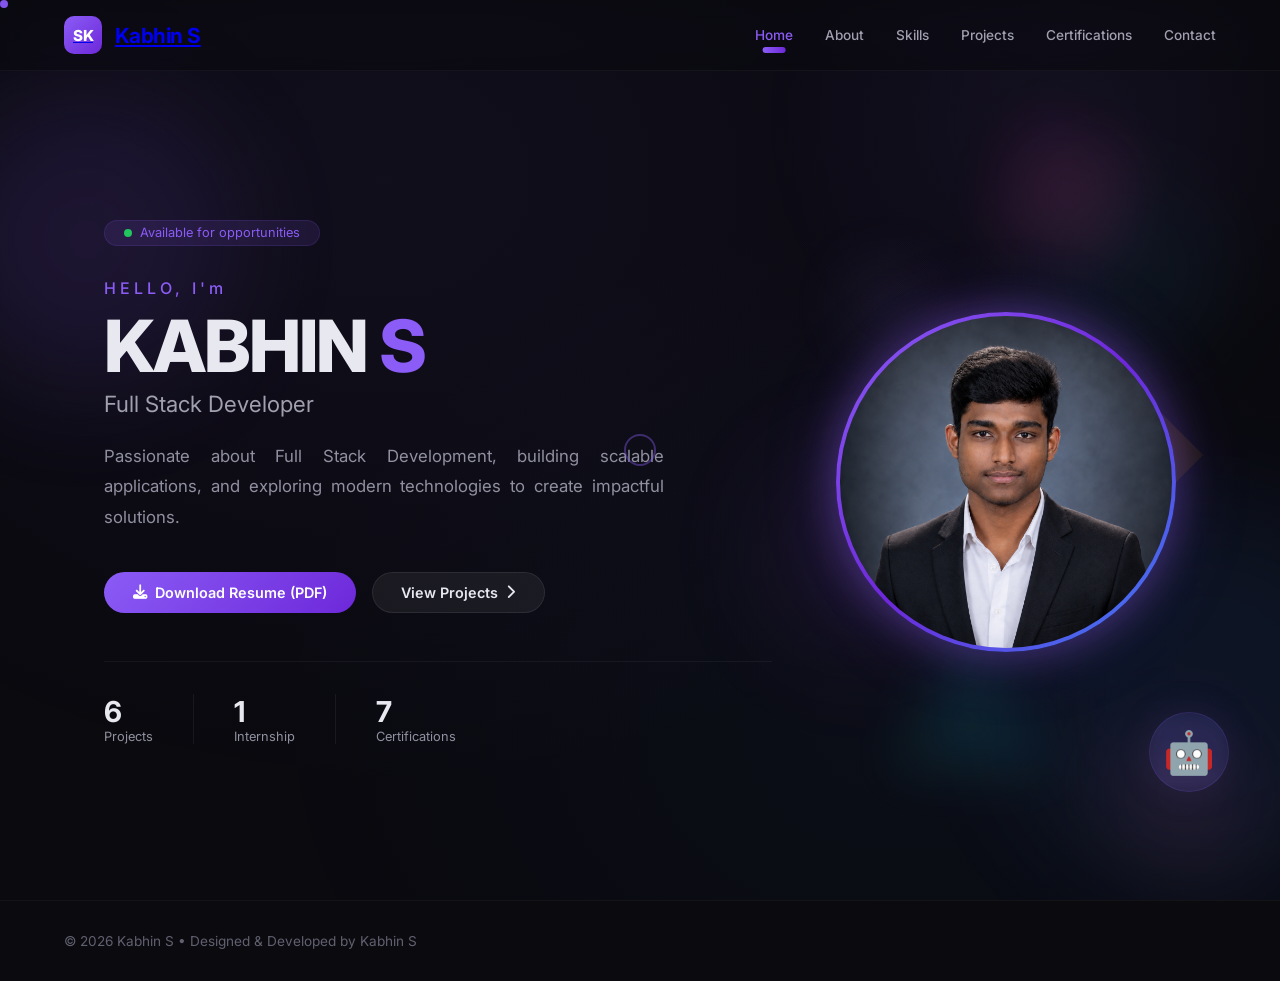
<file: index.html>
<!DOCTYPE html>
<html lang="en">
<head>
  <meta charset="UTF-8" />
  <meta name="viewport" content="width=device-width, initial-scale=1.0" />
  <title>Kabhin S · Full Stack Developer</title>
  <link rel="preconnect" href="https://fonts.googleapis.com" />
  <link rel="preconnect" href="https://fonts.gstatic.com" crossorigin />
  <link href="https://fonts.googleapis.com/css2?family=Inter:opsz,wght@14..32,300;14..32,400;14..32,500;14..32,600;14..32,700;14..32,800&display=swap" rel="stylesheet" />
  <link rel="stylesheet" href="https://cdnjs.cloudflare.com/ajax/libs/font-awesome/6.5.0/css/all.min.css" />
  <link rel="stylesheet" href="assets/styles.css">
</head>
<body>
  <div class="app">
    <!-- Background lighting and floating shapes -->
    <div class="lighting" aria-hidden="true"></div>
    <div class="floating-bg" aria-hidden="true">
      <div class="float-object"></div>
      <div class="float-object"></div>
      <div class="float-object"></div>
      <div class="float-object"></div>
      <div class="float-shape"></div>
      <div class="float-shape"></div>
      <div class="float-shape"></div>
      <div class="float-shape"></div>
      <div class="float-shape"></div>
    </div>

    <!-- AI avatar / accent element -->
    <div class="ai-avatar" aria-hidden="true">🤖</div>

    <!-- Custom cursor elements (guarded by JS) -->
    <div id="cursorDot" class="cursor-dot" aria-hidden="true"></div>
    <div id="cursorRing" class="cursor-ring" aria-hidden="true"></div>

    <!-- Navigation -->
    <nav class="navbar" id="navbar">
      <a href="index.html" class="nav-logo">
        <span class="logo-icon">SK</span>
        <span class="logo-text">Kabhin S</span>
      </a>

      <div class="nav-links" id="navLinks">
        <a href="index.html" class="nav-link" data-section="home">Home</a>
        <a href="about.html" class="nav-link" data-section="about">About</a>
        <a href="skills.html" class="nav-link" data-section="skills">Skills</a>
        <a href="projects.html" class="nav-link" data-section="projects">Projects</a>
        <a href="certifications.html" class="nav-link" data-section="certifications">Certifications</a>
        <a href="contact.html" class="nav-link" data-section="contact">Contact</a>
      </div>

      <button class="menu-toggle" id="menuToggle" type="button" aria-label="Open navigation menu" title="Open navigation menu">
        <i class="fas fa-bars" aria-hidden="true"></i>
      </button>
    </nav>

    <!-- ----- HERO SECTION (with profile picture) ----- -->
    <section id="home" class="hero-section">
      <div class="hero-bg-glow"></div>
      <div class="hero-wrapper">
        <div class="hero-content">
          <div class="status-badge">
            <span class="status-dot"></span>
            Available for opportunities
          </div>

          <h1 class="hero-title">
            <span class="greeting">HELLO, I'm</span>
            <span class="name">KABHIN <span class="highlight">S</span></span>
            <span class="role">Full Stack Developer</span>
          </h1>

          <p class="hero-desc">
            Passionate about Full Stack Development, building scalable applications, and exploring modern technologies to create impactful solutions.
          </p>

          <div class="hero-actions">
            <a class="btn-primary" href="kabhin%20resume.pdf" download>
              <i class="fas fa-download"></i> Download Resume (PDF)
            </a>
            <a class="btn-secondary" href="projects.html">
              View Projects <i class="fas fa-chevron-right"></i>
            </a>
          </div>

          <div class="quick-stats">
            <div class="stat-item">
              <span class="stat-number">6</span>
              <span class="stat-label">Projects</span>
            </div>
            <div class="stat-divider"></div>
            <div class="stat-item">
              <span class="stat-number">1</span>
              <span class="stat-label">Internship</span>
            </div>
            <div class="stat-divider"></div>
            <div class="stat-item">
              <span class="stat-number">7</span>
              <span class="stat-label">Certifications</span>
            </div>
          </div>
        </div>

        <!-- Profile Picture (circular with border lighting) -->
        <div class="profile-picture">
          <img src="images/My_pic.png" alt="Kabhin S - Profile Picture" />
        </div>
      </div>
    </section>

    <!-- Other sections moved to their own pages (About, Skills, Projects, Experience, Education, Contact). -->
    <!-- Use the navigation above to visit each page. -->

    <!-- Footer -->
    <footer class="footer">
      <p>© 2026 Kabhin S • Designed & Developed by Kabhin S</p>
    </footer>
  </div>

  <script src="assets/main.js"></script>
</body>
</html>
</file>
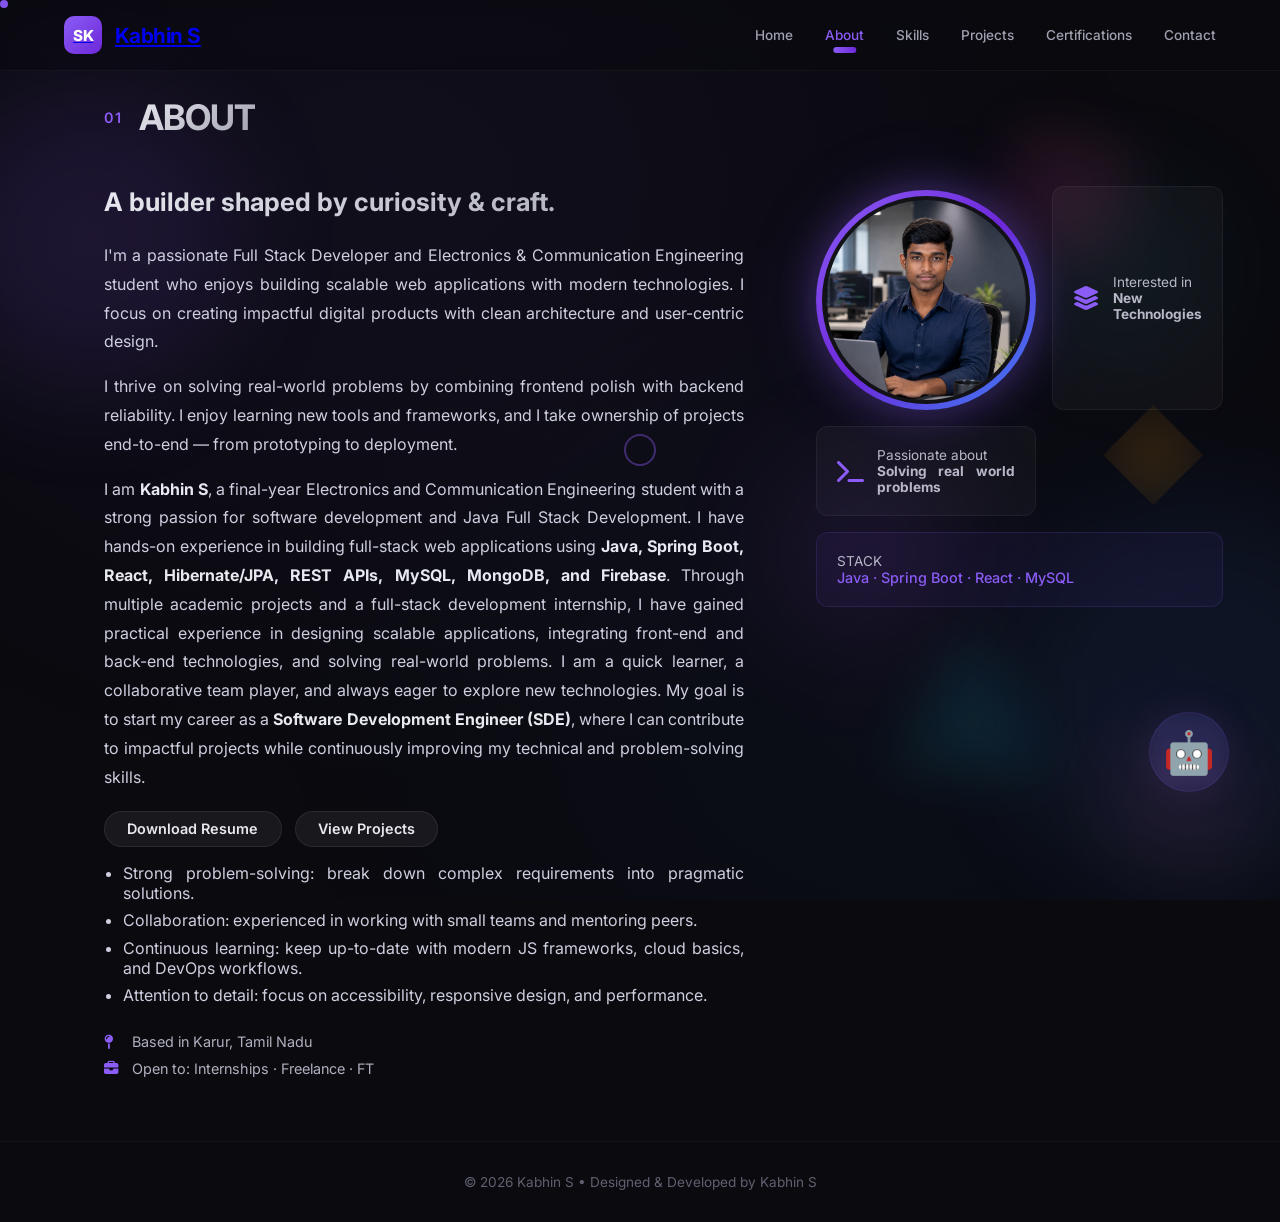
<file: about.html>
<!DOCTYPE html>
<html lang="en">
<head>
  <meta charset="UTF-8" />
  <meta name="viewport" content="width=device-width, initial-scale=1.0" />
  <title>About · Kabhin S</title>
  <link rel="preconnect" href="https://fonts.googleapis.com" />
  <link rel="preconnect" href="https://fonts.gstatic.com" crossorigin />
  <link href="https://fonts.googleapis.com/css2?family=Inter:opsz,wght@14..32,300;14..32,400;14..32,500;14..32,600;14..32,700;14..32,800&display=swap" rel="stylesheet" />
  <link rel="stylesheet" href="https://cdnjs.cloudflare.com/ajax/libs/font-awesome/6.5.0/css/all.min.css" />
  <link rel="stylesheet" href="assets/styles.css" />
</head>
<body>
  <div class="app">
    <!-- Background lighting and floating shapes -->
    <div class="lighting" aria-hidden="true"></div>
    <div class="floating-bg" aria-hidden="true">
      <div class="float-object"></div>
      <div class="float-object"></div>
      <div class="float-object"></div>
      <div class="float-object"></div>
      <div class="float-shape"></div>
      <div class="float-shape"></div>
      <div class="float-shape"></div>
      <div class="float-shape"></div>
      <div class="float-shape"></div>
    </div>

    <!-- AI avatar / accent element -->
    <div class="ai-avatar" aria-hidden="true">🤖</div>

    <!-- Custom cursor elements -->
    <div id="cursorDot" class="cursor-dot" aria-hidden="true"></div>
    <div id="cursorRing" class="cursor-ring" aria-hidden="true"></div>

  <nav class="navbar">
    <a href="index.html" class="nav-logo"><span class="logo-icon">SK</span><span class="logo-text">Kabhin S</span></a>
    <div class="nav-links">
      <a href="index.html" class="nav-link" data-section="home">Home</a>
      <a href="about.html" class="nav-link" data-section="about">About</a>
      <a href="skills.html" class="nav-link" data-section="skills">Skills</a>
      <a href="projects.html" class="nav-link" data-section="projects">Projects</a>
      <a href="certifications.html" class="nav-link" data-section="certifications">Certifications</a>
      <a href="contact.html" class="nav-link" data-section="contact">Contact</a>
    </div>
  </nav>

  <main class="app">
    <section id="about" class="section about-section">
      <div class="section-header">
        <span class="section-number">01</span>
        <h2 class="section-title">ABOUT</h2>
      </div>

      <div class="about-grid">
        <div id="aboutText" class="about-text">
          <h3>A builder shaped by curiosity &amp; craft.</h3>
          <p>
            I'm a passionate Full Stack Developer and Electronics &amp; Communication Engineering student
            who enjoys building scalable web applications with modern technologies.
            I focus on creating impactful digital products with clean architecture and user-centric design.
          </p>

          <p>
            I thrive on solving real-world problems by combining frontend polish with backend reliability. I enjoy learning new tools and frameworks, and I take ownership of projects end-to-end — from prototyping to deployment.
          </p>

          <p>
            I am <strong>Kabhin S</strong>, a final-year Electronics and Communication Engineering student with a strong passion for software development and Java Full Stack Development. I have hands-on experience in building full-stack web applications using <strong>Java, Spring Boot, React, Hibernate/JPA, REST APIs, MySQL, MongoDB, and Firebase</strong>. Through multiple academic projects and a full-stack development internship, I have gained practical experience in designing scalable applications, integrating front-end and back-end technologies, and solving real-world problems. I am a quick learner, a collaborative team player, and always eager to explore new technologies. My goal is to start my career as a <strong>Software Development Engineer (SDE)</strong>, where I can contribute to impactful projects while continuously improving my technical and problem-solving skills.
          </p>

          <div class="about-actions">
            <a href="kabhin%20resume.pdf" download class="btn-secondary">Download Resume</a>
            <a href="projects.html" class="btn-secondary">View Projects</a>
          </div>

          <ul class="about-points">
            <li>Strong problem-solving: break down complex requirements into pragmatic solutions.</li>
            <li>Collaboration: experienced in working with small teams and mentoring peers.</li>
            <li>Continuous learning: keep up-to-date with modern JS frameworks, cloud basics, and DevOps workflows.</li>
            <li>Attention to detail: focus on accessibility, responsive design, and performance.</li>
          </ul>
          <div class="about-meta">
            <div class="meta-item">
              <i class="fas fa-map-pin"></i>
              <span>Based in Karur, Tamil Nadu</span>
            </div>
            <div class="meta-item">
              <i class="fas fa-briefcase"></i>
              <span>Open to: Internships · Freelance · FT</span>
            </div>
          </div>
        </div>

        <div id="aboutStats" class="about-stats">
          <div class="profile-photo" role="img" aria-label="Profile photo of Kabhin S">
            <img src="images/me_2.PNG" alt="Profile photo of Kabhin S" loading="lazy" />
          </div>
          <div class="stat-card">
            <div class="stat-card-icon"><i class="fas fa-layer-group"></i></div>
            <div>
              <div class="stat-card-label">Interested in</div>
              <div class="stat-card-label"><strong>New Technologies</strong></div>
            </div>
          </div>
          <div class="stat-card">
            <div class="stat-card-icon"><i class="fas fa-terminal"></i></div>
            <div>
              <div class="stat-card-label">Passionate about</div>
              <div class="stat-card-label"><strong>Solving real world problems</strong></div>
            </div>
          </div>
          <div class="stat-card highlight-card">
            <div>
              <div class="stat-card-label">STACK</div>
              <div class="stat-card-stack">Java · Spring Boot · React · MySQL</div>
            </div>
          </div>
        </div>
      </div>
    </section>

    <footer class="footer">© 2026 Kabhin S • Designed &amp; Developed by Kabhin S</footer>
  </main>
  </div>

  <script src="assets/main.js"></script>
</body>
</html>
</file>
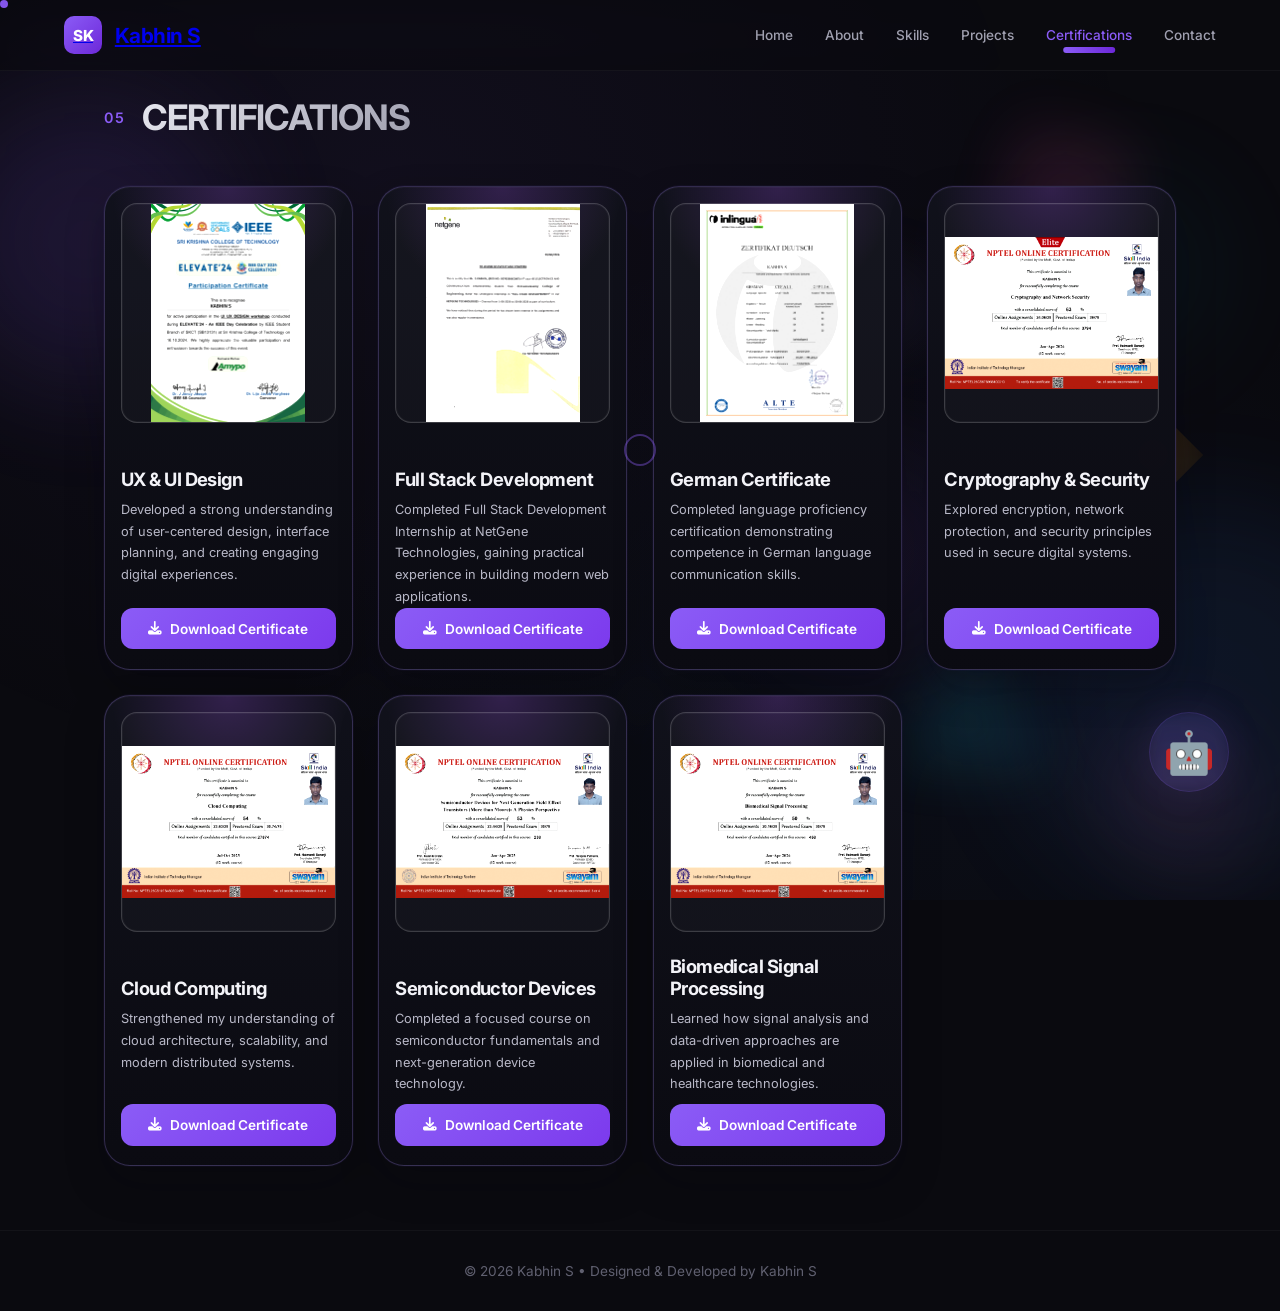
<file: certifications.html>
<!DOCTYPE html>
<html lang="en">
<head>
  <meta charset="UTF-8" />
  <meta name="viewport" content="width=device-width, initial-scale=1.0" />
  <title>Certifications · Kabhin S</title>
  <link rel="preconnect" href="https://fonts.googleapis.com" />
  <link rel="preconnect" href="https://fonts.gstatic.com" crossorigin />
  <link href="https://fonts.googleapis.com/css2?family=Inter:opsz,wght@14..32,300;14..32,400;14..32,500;14..32,600;14..32,700;14..32,800&display=swap" rel="stylesheet" />
  <link rel="stylesheet" href="https://cdnjs.cloudflare.com/ajax/libs/font-awesome/6.5.0/css/all.min.css" />
  <link rel="stylesheet" href="assets/styles.css" />
</head>
<body>
  <div class="app">
    <!-- Background lighting and floating shapes -->
    <div class="lighting" aria-hidden="true"></div>
    <div class="floating-bg" aria-hidden="true">
      <div class="float-object"></div>
      <div class="float-object"></div>
      <div class="float-object"></div>
      <div class="float-object"></div>
      <div class="float-shape"></div>
      <div class="float-shape"></div>
      <div class="float-shape"></div>
      <div class="float-shape"></div>
      <div class="float-shape"></div>
    </div>

    <!-- AI avatar / accent element -->
    <div class="ai-avatar" aria-hidden="true">🤖</div>

    <!-- Custom cursor elements -->
    <div id="cursorDot" class="cursor-dot" aria-hidden="true"></div>
    <div id="cursorRing" class="cursor-ring" aria-hidden="true"></div>

  <nav class="navbar">
    <a href="index.html" class="nav-logo"><span class="logo-icon">SK</span><span class="logo-text">Kabhin S</span></a>
    <div class="nav-links">
      <a href="index.html" class="nav-link" data-section="home">Home</a>
      <a href="about.html" class="nav-link" data-section="about">About</a>
      <a href="skills.html" class="nav-link" data-section="skills">Skills</a>
      <a href="projects.html" class="nav-link" data-section="projects">Projects</a>
      <a href="certifications.html" class="nav-link" data-section="certifications">Certifications</a>
      <a href="contact.html" class="nav-link" data-section="contact">Contact</a>
    </div>
  </nav>

  <main class="app">
    <section id="certifications" class="section">
      <div class="section-header">
        <span class="section-number">05</span>
        <h2 class="section-title">CERTIFICATIONS</h2>
      </div>


      <div class="certificate-preview-section">
        <div class="certificate-preview-grid">
          <figure class="certificate-preview-card">
            <img src="images/UX & UI Design.jpg" alt="UX and UI Design certificate" />
            <figcaption>UX & UI Design</figcaption>
            <p class="certificate-note">Developed a strong understanding of user-centered design, interface planning, and creating engaging digital experiences.</p>
            <a class="download-certificate-btn" href="UX & UI Design.pdf" download>
              <i class="fa-solid fa-download"></i> Download Certificate
            </a>
          </figure>

          <figure class="certificate-preview-card">
            <img src="images/fullstack certificate.jpg" alt="Full Stack Development certificate" />
            <figcaption>Full Stack Development</figcaption>
            <p class="certificate-note">Completed Full Stack Development Internship at NetGene Technologies, gaining practical experience in building modern web applications.</p>
            <a class="download-certificate-btn" href="fullstack%20certificate.pdf" download>
              <i class="fa-solid fa-download"></i> Download Certificate
            </a>
          </figure>

          <figure class="certificate-preview-card">
            <img src="images/German Certificate.jpg" alt="German Certificate" />
            <figcaption>German Certificate</figcaption>
            <p class="certificate-note">Completed language proficiency certification demonstrating competence in German language communication skills.</p>
            <a class="download-certificate-btn" href="German certifiate.pdf" download>
              <i class="fa-solid fa-download"></i> Download Certificate
            </a>
          </figure>

          <figure class="certificate-preview-card">
            <img src="images/Cryptography and network security.jpg" alt="Cryptography and Network Security certificate" />
            <figcaption>Cryptography & Security</figcaption>
            <p class="certificate-note">Explored encryption, network protection, and security principles used in secure digital systems.</p>
            <a class="download-certificate-btn" href="Cryptography and network security .pdf" download>
              <i class="fa-solid fa-download"></i> Download Certificate
            </a>
          </figure>

          <figure class="certificate-preview-card">
            <img src="images/Cloud Computing.jpg" alt="Cloud Computing certificate" />
            <figcaption>Cloud Computing</figcaption>
            <p class="certificate-note">Strengthened my understanding of cloud architecture, scalability, and modern distributed systems.</p>
            <a class="download-certificate-btn" href="Cloud Computing.pdf" download>
              <i class="fa-solid fa-download"></i> Download Certificate
            </a>
          </figure>

          <figure class="certificate-preview-card">
            <img src="images/Semiconductor devices for next generation.jpg" alt="Semiconductor Devices for Next Generation certificate" />
            <figcaption>Semiconductor Devices</figcaption>
            <p class="certificate-note">Completed a focused course on semiconductor fundamentals and next-generation device technology.</p>
            <a class="download-certificate-btn" href="Semiconductor devices for next generation .pdf" download>
              <i class="fa-solid fa-download"></i> Download Certificate
            </a>
          </figure>

          <figure class="certificate-preview-card">
            <img src="images/Biomedical signal processing.jpg" alt="Biomedical Signal Processing certificate" />
            <figcaption>Biomedical Signal Processing</figcaption>
            <p class="certificate-note">Learned how signal analysis and data-driven approaches are applied in biomedical and healthcare technologies.</p>
            <a class="download-certificate-btn" href="Biomedical signal processing .pdf" download>
              <i class="fa-solid fa-download"></i> Download Certificate
            </a>
          </figure>
        </div>
      </div>

    </section>

    <footer class="footer">© 2026 Kabhin S • Designed &amp; Developed by Kabhin S</footer>
  </main>
  </div>

  <script src="assets/main.js"></script>
</body>
</html>
</file>
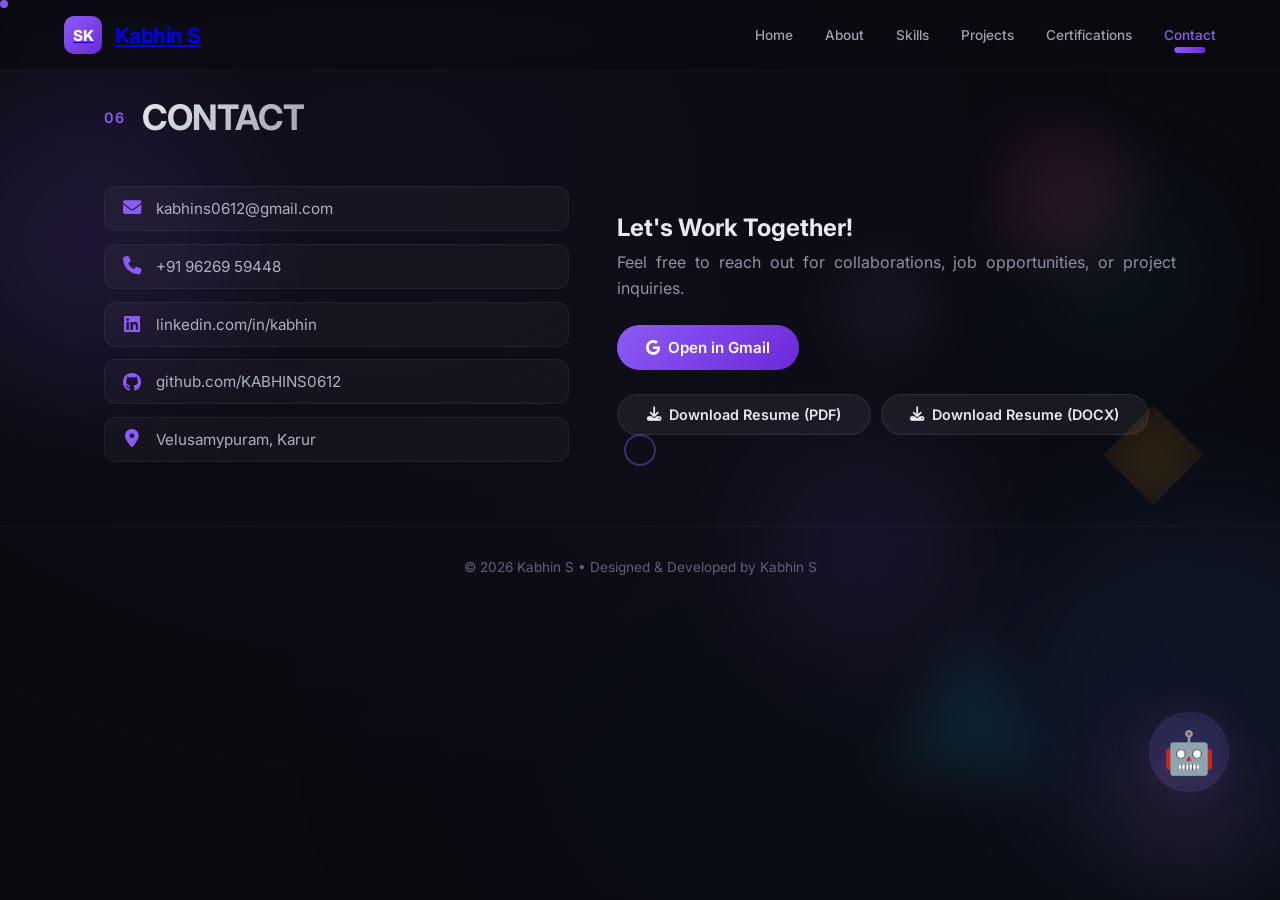
<file: contact.html>
<!DOCTYPE html>
<html lang="en">
<head>
  <meta charset="UTF-8" />
  <meta name="viewport" content="width=device-width, initial-scale=1.0" />
  <title>Contact · Kabhin S</title>
  <link rel="preconnect" href="https://fonts.googleapis.com" />
  <link rel="preconnect" href="https://fonts.gstatic.com" crossorigin />
  <link href="https://fonts.googleapis.com/css2?family=Inter:opsz,wght@14..32,300;14..32,400;14..32,500;14..32,600;14..32,700;14..32,800&display=swap" rel="stylesheet" />
  <link rel="stylesheet" href="https://cdnjs.cloudflare.com/ajax/libs/font-awesome/6.5.0/css/all.min.css" />
  <link rel="stylesheet" href="assets/styles.css" />
</head>
<body>
  <div class="app">
    <!-- Background lighting and floating shapes -->
    <div class="lighting" aria-hidden="true"></div>
    <div class="floating-bg" aria-hidden="true">
      <div class="float-object"></div>
      <div class="float-object"></div>
      <div class="float-object"></div>
      <div class="float-object"></div>
      <div class="float-shape"></div>
      <div class="float-shape"></div>
      <div class="float-shape"></div>
      <div class="float-shape"></div>
      <div class="float-shape"></div>
    </div>

    <!-- AI avatar / accent element -->
    <div class="ai-avatar" aria-hidden="true">🤖</div>

    <!-- Custom cursor elements -->
    <div id="cursorDot" class="cursor-dot" aria-hidden="true"></div>
    <div id="cursorRing" class="cursor-ring" aria-hidden="true"></div>

  <nav class="navbar">
    <a href="index.html" class="nav-logo"><span class="logo-icon">SK</span><span class="logo-text">Kabhin S</span></a>
    <div class="nav-links">
      <a href="index.html" class="nav-link" data-section="home">Home</a>
      <a href="about.html" class="nav-link" data-section="about">About</a>
      <a href="skills.html" class="nav-link" data-section="skills">Skills</a>
      <a href="projects.html" class="nav-link" data-section="projects">Projects</a>
      <a href="certifications.html" class="nav-link" data-section="certifications">Certifications</a>
      <a href="contact.html" class="nav-link" data-section="contact">Contact</a>
    </div>
  </nav>

  <main>
    <section id="contact" class="section contact-section">
      <div class="section-header">
        <span class="section-number">06</span>
        <h2 class="section-title">CONTACT</h2>
      </div>

      <div class="contact-content" id="contactContent">
        <div class="contact-info">
          <a href="https://mail.google.com/mail/?view=cm&fs=1&to=kabhins0612@gmail.com" target="_blank" rel="noopener noreferrer" class="contact-item" title="Open in Gmail">
            <i class="fas fa-envelope"></i> kabhins0612@gmail.com
          </a>
          <a href="tel:+919626959448" class="contact-item" title="Call +91 96269 59448">
            <i class="fas fa-phone"></i> +91 96269 59448
          </a>
          <a href="https://www.linkedin.com/in/kabhin" target="_blank" rel="noopener noreferrer" class="contact-item" title="LinkedIn Profile">
            <i class="fab fa-linkedin"></i> linkedin.com/in/kabhin
          </a>
          <a href="https://github.com/KABHINS0612" target="_blank" rel="noopener noreferrer" class="contact-item" title="GitHub Profile">
            <i class="fab fa-github"></i> github.com/KABHINS0612
          </a>
          <a href="https://www.google.com/maps/search/Velusamypuram,+Karur" target="_blank" rel="noopener noreferrer" class="contact-item" title="Location on Google Maps">
            <i class="fas fa-map-marker-alt"></i> Velusamypuram, Karur
          </a>
        </div>
        <div class="contact-cta">
          <h3 style="font-size:1.5rem; font-weight:700; color:#e8e8f0; margin-bottom:0.5rem;">Let's Work Together!</h3>
          <p style="color:#9090a0; margin-bottom:1.5rem; line-height:1.6;">Feel free to reach out for collaborations, job opportunities, or project inquiries.</p>
          <div style="display:flex; gap:0.8rem; flex-wrap:wrap; margin-bottom:1.5rem;">
            <a href="https://mail.google.com/mail/?view=cm&fs=1&to=kabhins0612@gmail.com" target="_blank" rel="noopener noreferrer" class="btn-primary large"><i class="fab fa-google"></i> Open in Gmail</a>
          </div>
          <div style="display:flex; gap:0.6rem; flex-wrap:wrap;">
            <a href="kabhin%20resume.pdf" download class="btn-secondary"><i class="fas fa-download"></i> Download Resume (PDF)</a>
            <a href="kabhin%20resume.docx" download class="btn-secondary"><i class="fas fa-download"></i> Download Resume (DOCX)</a>
          </div>
        </div>
      </div>
    </section>

    <footer class="footer">© 2026 Kabhin S • Designed &amp; Developed by Kabhin S</footer>
  </main>
  </div>
  <script src="assets/main.js"></script>
</body>
</html>
</file>
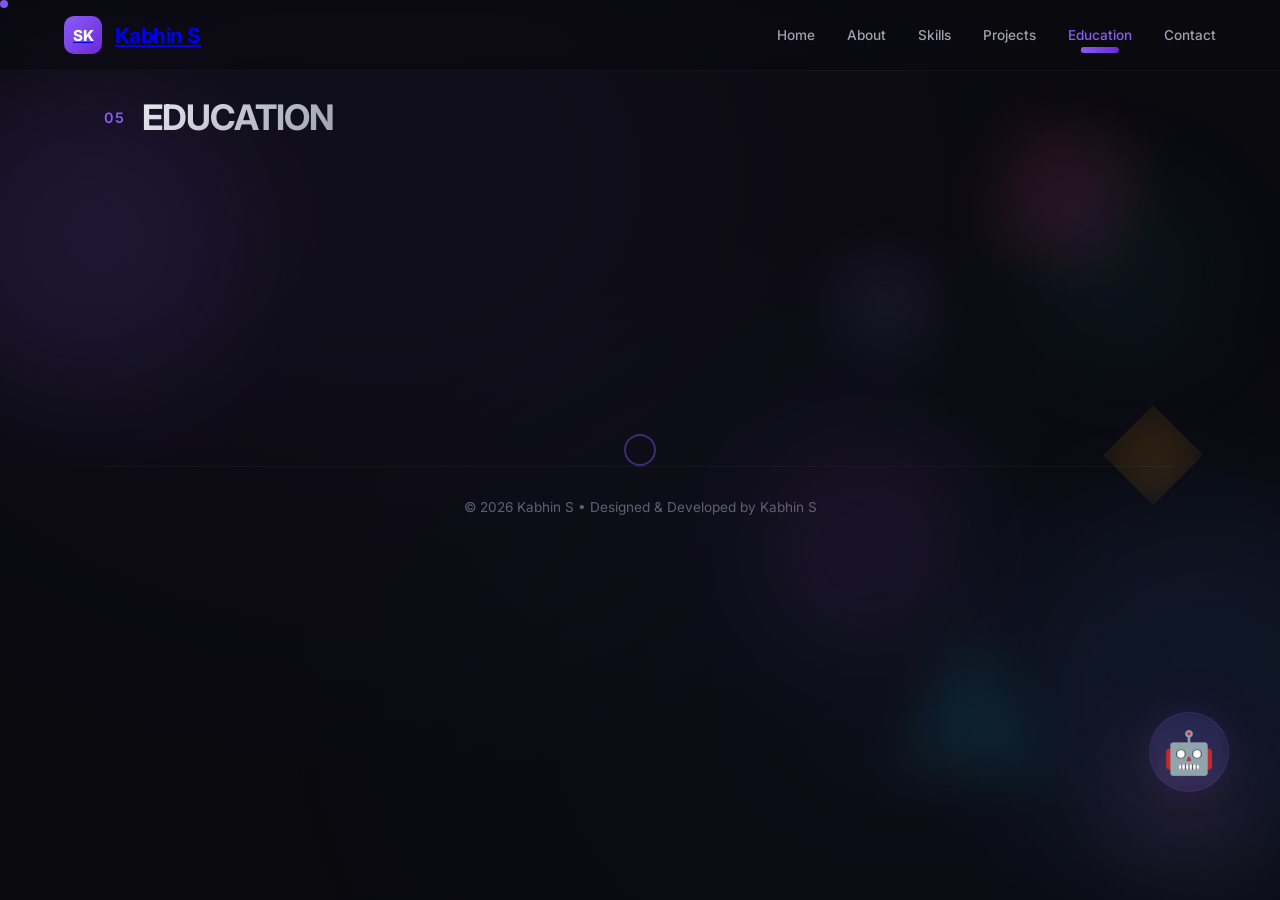
<file: education.html>
<!DOCTYPE html>
<html lang="en">
<head>
  <meta charset="UTF-8" />
  <meta name="viewport" content="width=device-width, initial-scale=1.0" />
  <title>Education · Kabhin S</title>
  <link rel="preconnect" href="https://fonts.googleapis.com" />
  <link rel="preconnect" href="https://fonts.gstatic.com" crossorigin />
  <link href="https://fonts.googleapis.com/css2?family=Inter:opsz,wght@14..32,300;14..32,400;14..32,500;14..32,600;14..32,700;14..32,800&display=swap" rel="stylesheet" />
  <link rel="stylesheet" href="https://cdnjs.cloudflare.com/ajax/libs/font-awesome/6.5.0/css/all.min.css" />
  <link rel="stylesheet" href="assets/styles.css" />
</head>
<body>
  <div class="app">
    <!-- Background lighting and floating shapes -->
    <div class="lighting" aria-hidden="true"></div>
    <div class="floating-bg" aria-hidden="true">
      <div class="float-object"></div>
      <div class="float-object"></div>
      <div class="float-object"></div>
      <div class="float-object"></div>
      <div class="float-shape"></div>
      <div class="float-shape"></div>
      <div class="float-shape"></div>
      <div class="float-shape"></div>
      <div class="float-shape"></div>
    </div>

    <!-- AI avatar / accent element -->
    <div class="ai-avatar" aria-hidden="true">🤖</div>

    <!-- Custom cursor elements -->
    <div id="cursorDot" class="cursor-dot" aria-hidden="true"></div>
    <div id="cursorRing" class="cursor-ring" aria-hidden="true"></div>

  <nav class="navbar">
    <a href="index.html" class="nav-logo"><span class="logo-icon">SK</span><span class="logo-text">Kabhin S</span></a>
    <div class="nav-links">
      <a href="index.html" class="nav-link" data-section="home">Home</a>
      <a href="about.html" class="nav-link" data-section="about">About</a>
      <a href="skills.html" class="nav-link" data-section="skills">Skills</a>
      <a href="projects.html" class="nav-link" data-section="projects">Projects</a>
      <a href="education.html" class="nav-link" data-section="education">Education</a>
      <a href="contact.html" class="nav-link" data-section="contact">Contact</a>
    </div>
  </nav>

  <main class="app">
    <section id="education" class="section education-section">
      <div class="section-header">
        <span class="section-number">05</span>
        <h2 class="section-title">EDUCATION</h2>
      </div>

      <div class="education-grid">
        <div class="edu-card">
          <h4>B.E. Electronics and Communication Engineering</h4>
          <p class="edu-institute">M Kumarasamy College of Engineering, Karur</p>
          <span class="edu-score">CGPA — 6.9</span>
        </div>
        <div class="edu-card">
          <h4>Higher Secondary Education</h4>
          <p class="edu-institute">Bharani Park Matriculation Higher Secondary School, Karur</p>
          <span class="edu-score">Percentage — 67%</span>
        </div>
      </div>

      <div class="certificates">
        <h4><i class="fas fa-award"></i> Certifications</h4>
        <div class="cert-list">
          <span>Full Stack Development Intern — NetGene Technologies</span>
          <span>Junior Level Typing Certified</span>
        </div>
      </div>

    <footer class="footer">© 2026 Kabhin S • Designed &amp; Developed by Kabhin S</footer>
  </main>
  </div>
  <script src="assets/main.js"></script>
</body>
</html>
</file>
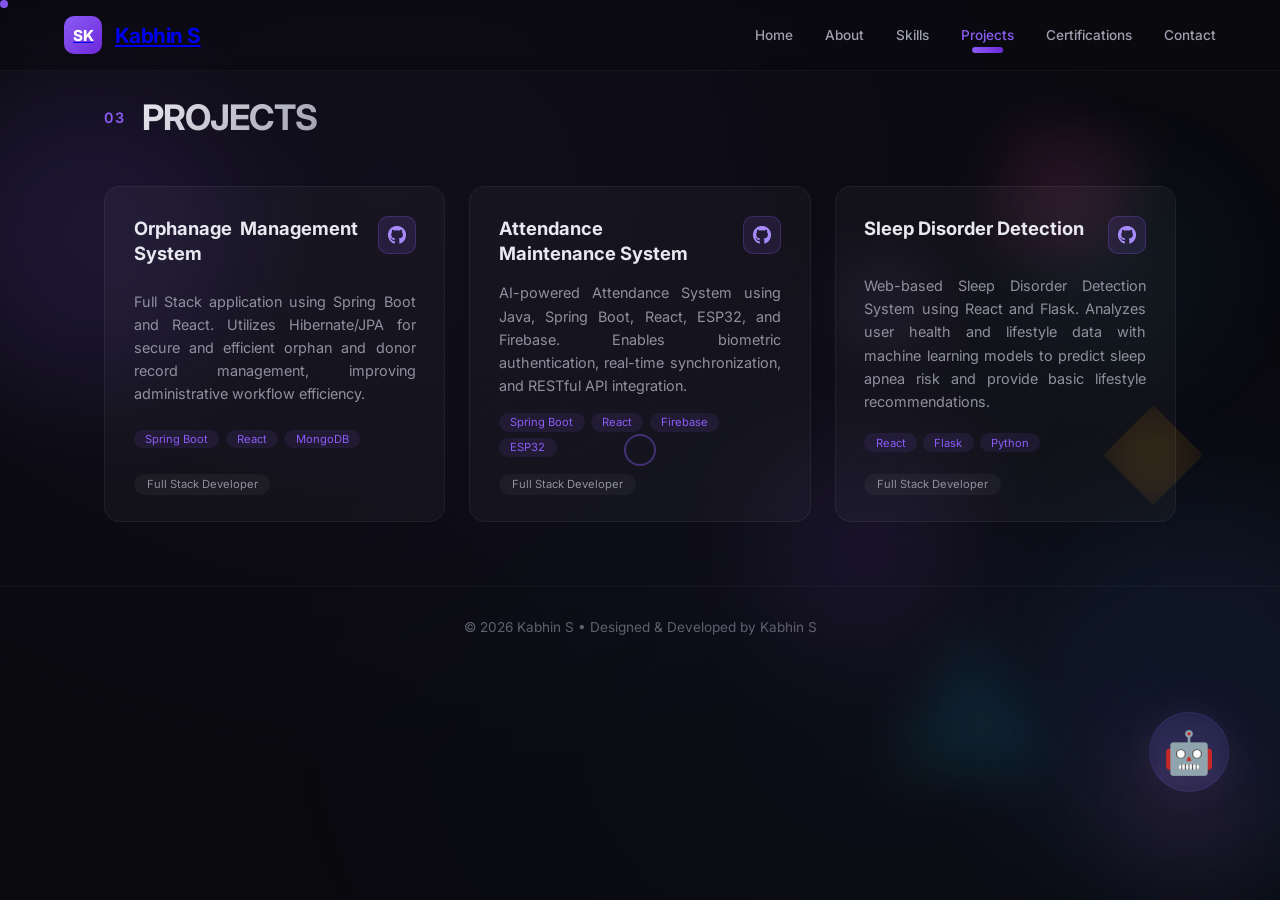
<file: projects.html>
<!DOCTYPE html>
<html lang="en">
<head>
  <meta charset="UTF-8" />
  <meta name="viewport" content="width=device-width, initial-scale=1.0" />
  <title>Projects · Kabhin S</title>
  <link rel="preconnect" href="https://fonts.googleapis.com" />
  <link rel="preconnect" href="https://fonts.gstatic.com" crossorigin />
  <link href="https://fonts.googleapis.com/css2?family=Inter:opsz,wght@14..32,300;14..32,400;14..32,500;14..32,600;14..32,700;14..32,800&display=swap" rel="stylesheet" />
  <link rel="stylesheet" href="https://cdnjs.cloudflare.com/ajax/libs/font-awesome/6.5.0/css/all.min.css" />
  <link rel="stylesheet" href="assets/styles.css" />
</head>
<body>
  <div class="app">
    <!-- Background lighting and floating shapes -->
    <div class="lighting" aria-hidden="true"></div>
    <div class="floating-bg" aria-hidden="true">
      <div class="float-object"></div>
      <div class="float-object"></div>
      <div class="float-object"></div>
      <div class="float-object"></div>
      <div class="float-shape"></div>
      <div class="float-shape"></div>
      <div class="float-shape"></div>
      <div class="float-shape"></div>
      <div class="float-shape"></div>
    </div>

    <!-- AI avatar / accent element -->
    <div class="ai-avatar" aria-hidden="true">🤖</div>

    <!-- Custom cursor elements -->
    <div id="cursorDot" class="cursor-dot" aria-hidden="true"></div>
    <div id="cursorRing" class="cursor-ring" aria-hidden="true"></div>

  <nav class="navbar">
    <a href="index.html" class="nav-logo"><span class="logo-icon">SK</span><span class="logo-text">Kabhin S</span></a>
    <div class="nav-links">
      <a href="index.html" class="nav-link" data-section="home">Home</a>
      <a href="about.html" class="nav-link" data-section="about">About</a>
      <a href="skills.html" class="nav-link" data-section="skills">Skills</a>
      <a href="projects.html" class="nav-link" data-section="projects">Projects</a>
      <a href="certifications.html" class="nav-link" data-section="certifications">Certifications</a>
      <a href="contact.html" class="nav-link" data-section="contact">Contact</a>
    </div>
  </nav>

  <main class="app">
    <section id="projects" class="section projects-section">
      <div class="section-header">
        <span class="section-number">03</span>
        <h2 class="section-title">PROJECTS</h2>
      </div>

      <div class="projects-grid">
        <div class="project-card">
          <div class="project-header">
            <h4>Orphanage Management System</h4>
            <a href="https://github.com/KABHINS0612/Orphanage-Management" target="_blank" class="project-link" rel="noopener noreferrer" aria-label="GitHub Repository">
              <i class="fab fa-github"></i>
            </a>
          </div>
          <p class="project-desc">Full Stack application using Spring Boot and React. Utilizes Hibernate/JPA for secure and efficient orphan and donor record management, improving administrative workflow efficiency.</p>
          <div class="project-tech"><span class="tech-tag">Spring Boot</span><span class="tech-tag">React</span><span class="tech-tag">MongoDB</span></div>
          <div class="project-role"><span class="role-badge">Full Stack Developer</span></div>
        </div>

        <div class="project-card">
          <div class="project-header">
            <h4>Attendance Maintenance System</h4>
            <a href="https://github.com/KABHINS0612/ATTEDENCE-MAINTENANCE" target="_blank" class="project-link" rel="noopener noreferrer" aria-label="GitHub Repository">
              <i class="fab fa-github"></i>
            </a>
          </div>
          <p class="project-desc">AI-powered Attendance System using Java, Spring Boot, React, ESP32, and Firebase. Enables biometric authentication, real-time synchronization, and RESTful API integration.</p>
          <div class="project-tech"><span class="tech-tag">Spring Boot</span><span class="tech-tag">React</span><span class="tech-tag">Firebase</span><span class="tech-tag">ESP32</span></div>
          <div class="project-role"><span class="role-badge">Full Stack Developer</span></div>
        </div>

        <div class="project-card">
          <div class="project-header">
            <h4>Sleep Disorder Detection</h4>
            <a href="https://github.com/KABHINS0612/sleep_apnea-main" target="_blank" class="project-link" rel="noopener noreferrer" aria-label="GitHub Repository">
              <i class="fab fa-github"></i>
            </a>
          </div>
          <p class="project-desc">Web-based Sleep Disorder Detection System using React and Flask. Analyzes user health and lifestyle data with machine learning models to predict sleep apnea risk and provide basic lifestyle recommendations.</p>
          <div class="project-tech"><span class="tech-tag">React</span><span class="tech-tag">Flask</span><span class="tech-tag">Python</span></div>
          <div class="project-role"><span class="role-badge">Full Stack Developer</span></div>
        </div>

      </div>
    </section>

    <footer class="footer">© 2026 Kabhin S • Designed &amp; Developed by Kabhin S</footer>
  </main>
  </div>
  <script src="assets/main.js"></script>
</body>
</html>
</file>
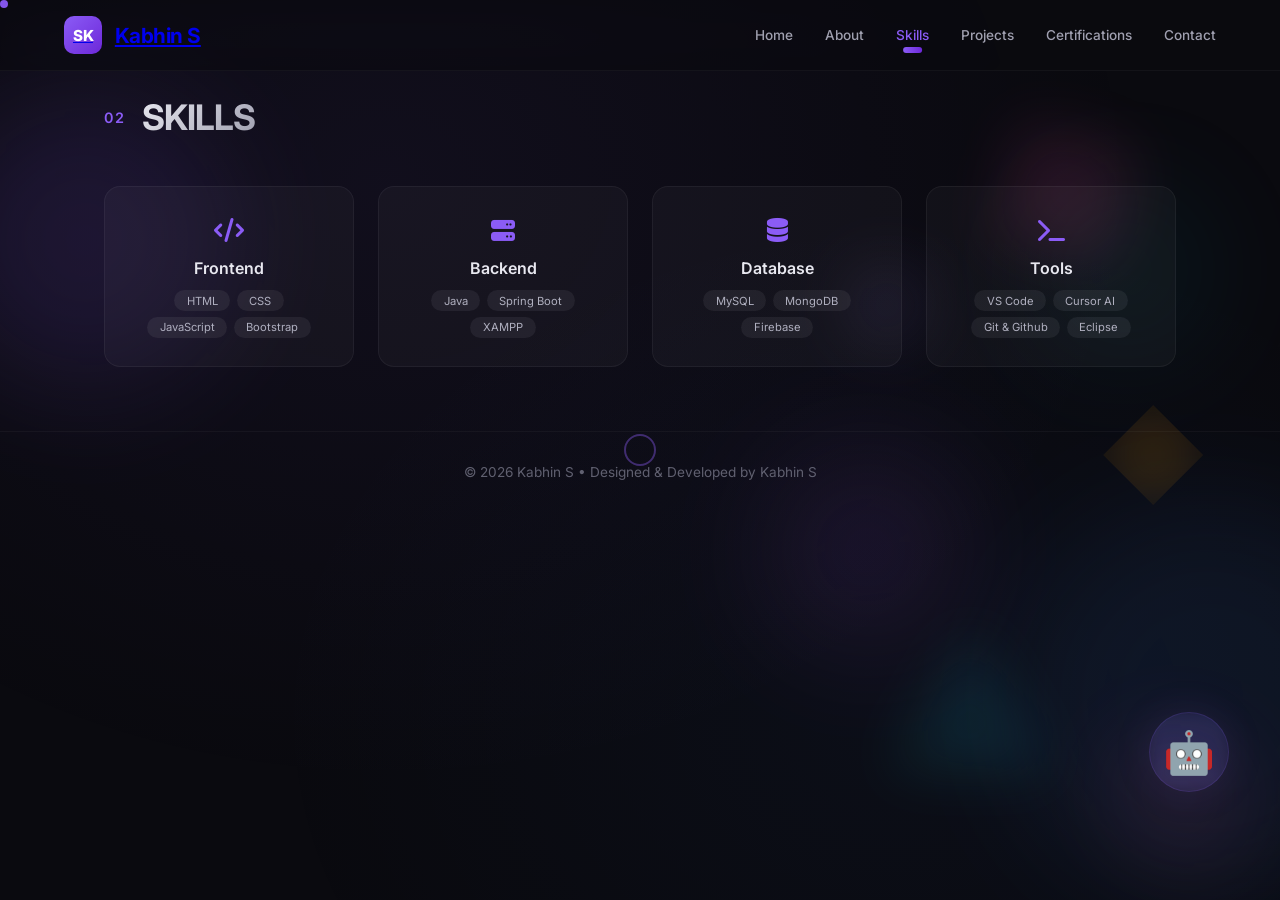
<file: skills.html>
<!DOCTYPE html>
<html lang="en">
<head>
  <meta charset="UTF-8" />
  <meta name="viewport" content="width=device-width, initial-scale=1.0" />
  <title>Skills · Kabhin S</title>
  <link rel="preconnect" href="https://fonts.googleapis.com" />
  <link rel="preconnect" href="https://fonts.gstatic.com" crossorigin />
  <link href="https://fonts.googleapis.com/css2?family=Inter:opsz,wght@14..32,300;14..32,400;14..32,500;14..32,600;14..32,700;14..32,800&display=swap" rel="stylesheet" />
  <link rel="stylesheet" href="https://cdnjs.cloudflare.com/ajax/libs/font-awesome/6.5.0/css/all.min.css" />
  <link rel="stylesheet" href="assets/styles.css" />
</head>
<body>
  <div class="app">
    <!-- Background lighting and floating shapes -->
    <div class="lighting" aria-hidden="true"></div>
    <div class="floating-bg" aria-hidden="true">
      <div class="float-object"></div>
      <div class="float-object"></div>
      <div class="float-object"></div>
      <div class="float-object"></div>
      <div class="float-shape"></div>
      <div class="float-shape"></div>
      <div class="float-shape"></div>
      <div class="float-shape"></div>
      <div class="float-shape"></div>
    </div>

    <!-- AI avatar / accent element -->
    <div class="ai-avatar" aria-hidden="true">🤖</div>

    <!-- Custom cursor elements -->
    <div id="cursorDot" class="cursor-dot" aria-hidden="true"></div>
    <div id="cursorRing" class="cursor-ring" aria-hidden="true"></div>

  <nav class="navbar">
    <a href="index.html" class="nav-logo"><span class="logo-icon">SK</span><span class="logo-text">Kabhin S</span></a>
    <div class="nav-links">
      <a href="index.html" class="nav-link" data-section="home">Home</a>
      <a href="about.html" class="nav-link" data-section="about">About</a>
      <a href="skills.html" class="nav-link" data-section="skills">Skills</a>
      <a href="projects.html" class="nav-link" data-section="projects">Projects</a>
      <a href="certifications.html" class="nav-link" data-section="certifications">Certifications</a>
      <a href="contact.html" class="nav-link" data-section="contact">Contact</a>
    </div>
  </nav>

  <main class="app">
    <section id="skills" class="section skills-section">
      <div class="section-header">
        <span class="section-number">02</span>
        <h2 class="section-title">SKILLS</h2>
      </div>

      <div class="skills-grid">
        <div class="skill-card">
          <div class="skill-icon"><i class="fas fa-code"></i></div>
          <h4>Frontend</h4>
          <div class="skill-tags">
            <span class="skill-tag">HTML</span>
            <span class="skill-tag">CSS</span>
            <span class="skill-tag">JavaScript</span>
            <span class="skill-tag">Bootstrap</span>
          </div>
        </div>
        <div class="skill-card">
          <div class="skill-icon"><i class="fas fa-server"></i></div>
          <h4>Backend</h4>
          <div class="skill-tags">
            <span class="skill-tag">Java</span>
            <span class="skill-tag">Spring Boot</span>
            <span class="skill-tag">XAMPP</span>
          </div>
        </div>
        <div class="skill-card">
          <div class="skill-icon"><i class="fas fa-database"></i></div>
          <h4>Database</h4>
          <div class="skill-tags">
            <span class="skill-tag">MySQL</span>
            <span class="skill-tag">MongoDB</span>
            <span class="skill-tag">Firebase</span>
          </div>
        </div>
        <div class="skill-card">
          <div class="skill-icon"><i class="fas fa-terminal"></i></div>
          <h4>Tools</h4>
          <div class="skill-tags">
            <span class="skill-tag">VS Code</span>
            <span class="skill-tag">Cursor AI</span>
            <span class="skill-tag">Git & Github</span>
            <span class="skill-tag">Eclipse</span>
          </div>
        </div>
      </div>
    </section>

    <footer class="footer">© 2026 Kabhin S • Designed &amp; Developed by Kabhin S</footer>
  </main>
  </div>
  <script src="assets/main.js"></script>
</body>
</html>
</file>
<file: assets/styles.css>
/* Shared styles extracted from index.html */
/* ----- RESET & BASE ----- */
*{margin:0;padding:0;box-sizing:border-box}
body{font-family:'Inter',-apple-system,BlinkMacSystemFont,sans-serif;background:#0a0a0f;color:#e8e8f0;overflow-x:hidden;text-align:justify}
html{scroll-behavior:smooth}

p,li,.about-text p,.project-desc,.hero-desc,.certificate-note,.contact-item,.meta-item,.edu-institute,.exp-list li{ text-align:justify; }
::-webkit-scrollbar{width:6px}
::-webkit-scrollbar-track{background:#0a0a0f}
::-webkit-scrollbar-thumb{background:#8b5cf6;border-radius:10px}

.app{position:relative;z-index:1}

/* ----- NAVBAR ----- */
.navbar{position:fixed;top:0;left:0;right:0;padding:1rem 4rem;display:flex;justify-content:space-between;align-items:center;background:rgba(10,10,15,0.7);-webkit-backdrop-filter:blur(20px);backdrop-filter:blur(20px);border-bottom:1px solid rgba(255,255,255,0.04);z-index:100;transition:all .3s}
.nav-logo{display:flex;align-items:center;gap:.8rem}
.logo-icon{width:38px;height:38px;display:flex;align-items:center;justify-content:center;background:linear-gradient(135deg,#8b5cf6,#6d28d9);border-radius:10px;font-weight:800;font-size:0.95rem;letter-spacing:-0.5px;color:#fff}
.logo-text{font-weight:700;font-size:1.3rem;letter-spacing:-.5px}
.time-badge{display:flex;align-items:center;gap:4px;font-size:.7rem;background:rgba(255,255,255,0.06);padding:4px 10px;border-radius:20px;color:#a0a0b0}
.nav-links{display:flex;align-items:center;gap:2rem}
.nav-link{color:#a0a0b0;text-decoration:none;font-size:.85rem;font-weight:500;transition:color .3s;position:relative;cursor:pointer}
.nav-link:hover{color:#e8e8f0}
.nav-link:active{color:#8b5cf6}
.nav-link.active{color:#8b5cf6}
.nav-link.active::after{content:'';position:absolute;bottom:-10px;left:50%;transform:translateX(-50%);width:60%;height:6px;background:linear-gradient(90deg,#8b5cf6,#6d28d9);border-radius:6px;transition:all .25s ease}
.hire-btn{background:linear-gradient(135deg,#8b5cf6,#6d28d9);border:none;color:#fff;padding:.4rem 1.2rem;border-radius:20px;font-weight:600;font-size:.8rem;cursor:pointer;transition:all .3s;font-family:'Inter',sans-serif}
.hire-btn:hover{box-shadow:0 0 30px rgba(139,92,246,.3);transform:scale(1.05)}
.menu-toggle{display:none;background:none;border:none;color:#fff;cursor:pointer;font-size:1.5rem}

/* ----- SECTIONS ----- */
.section{padding:6rem 4rem 4rem;max-width:1200px;margin:0 auto;position:relative}
.section-header{display:flex;align-items:center;gap:1rem;margin-bottom:3rem;opacity:0;transform:translateY(20px);transition:all .6s ease}
.section-header.visible{opacity:1;transform:translateY(0)}
.section-number{font-size:.9rem;color:#8b5cf6;font-weight:600;letter-spacing:2px}
.section-title{font-size:2.2rem;font-weight:700;letter-spacing:-1px;background:linear-gradient(135deg,#e8e8f0,#a0a0b0);-webkit-background-clip:text;-webkit-text-fill-color:transparent;background-clip:text}

/* ----- HERO ----- */
.hero-section{min-height:100vh;display:flex;align-items:center;padding:8rem 4rem 4rem;max-width:1200px;margin:0 auto;position:relative}
.hero-bg-glow{position:absolute;top:-20%;right:-10%;width:600px;height:600px;background:radial-gradient(circle,rgba(139,92,246,.08),transparent 70%);pointer-events:none}
.hero-wrapper{display:flex;align-items:center;gap:4rem;width:100%;justify-content:space-between}
.hero-content{position:relative;z-index:2;opacity:0;transform:translateY(30px);animation:heroFadeIn .8s ease forwards;flex:1}
@keyframes heroFadeIn{to{opacity:1;transform:translateY(0)}}
.profile-picture{flex-shrink:0;width:340px;height:340px;border-radius:50%;background:linear-gradient(135deg,#8b5cf6,#6d28d9,#3b82f6);padding:4px;box-shadow:0 0 40px rgba(139,92,246,.4),0 0 80px rgba(139,92,246,.2);animation:glowPulse 3s infinite alternate ease-in-out;opacity:0;animation:heroFadeIn .8s ease .3s forwards,glowPulse 3s infinite alternate ease-in-out .8s}
.profile-picture img{width:100%;height:100%;border-radius:50%;object-fit:cover;display:block;background:#0a0a0f}
@keyframes glowPulse{0%{box-shadow:0 0 30px rgba(139,92,246,.3),0 0 60px rgba(139,92,246,.1)}100%{box-shadow:0 0 60px rgba(139,92,246,.6),0 0 120px rgba(139,92,246,.25),0 0 180px rgba(59,130,246,.15)}}

.status-badge{display:inline-flex;align-items:center;gap:8px;background:rgba(139,92,246,.12);padding:.3rem 1.2rem;border-radius:30px;font-size:.8rem;color:#8b5cf6;border:1px solid rgba(139,92,246,.15);opacity:0;animation:fadeIn .6s ease .4s forwards}
@keyframes fadeIn{to{opacity:1}}
.status-dot{width:8px;height:8px;background:#22c55e;border-radius:50%;animation:pulse-dot 2s infinite}
@keyframes pulse-dot{0%,100%{opacity:1;transform:scale(1)}50%{opacity:.5;transform:scale(1.2)}}
.hero-title{margin:2rem 0 1.5rem;opacity:0;animation:fadeIn .6s ease .6s forwards}
.greeting{display:block;font-size:1rem;font-weight:500;color:#8b5cf6;letter-spacing:4px;margin-bottom:.5rem}
.name{display:block;font-size:4.5rem;font-weight:800;letter-spacing:-2px;line-height:1.1}
.highlight{color:#8b5cf6}
.role{display:block;font-size:1.4rem;font-weight:400;color:#a0a0b0;margin-top:.3rem}
.hero-desc{max-width:560px;font-size:1.05rem;color:#9090a0;line-height:1.8;margin-bottom:2.5rem;opacity:0;animation:fadeIn .6s ease .8s forwards}
.hero-actions{display:flex;gap:1rem;flex-wrap:wrap;opacity:0;animation:fadeIn .6s ease 1s forwards}
.btn-primary,.btn-secondary{display:inline-flex;align-items:center;gap:8px;padding:.7rem 1.8rem;border-radius:30px;font-weight:600;font-size:.9rem;border:none;cursor:pointer;transition:all .3s;font-family:'Inter',sans-serif;text-decoration:none}
.btn-primary{background:linear-gradient(135deg,#8b5cf6,#6d28d9);color:#fff}
.btn-primary:hover{box-shadow:0 0 40px rgba(139,92,246,.3);transform:scale(1.05)}
.btn-secondary{background:rgba(255,255,255,.06);color:#e8e8f0;border:1px solid rgba(255,255,255,.08)}
.btn-secondary:hover{background:rgba(255,255,255,.1);transform:scale(1.05)}
.quick-stats{display:flex;gap:2.5rem;margin-top:3rem;padding-top:2rem;border-top:1px solid rgba(255,255,255,.05);opacity:0;animation:fadeIn .6s ease 1.2s forwards}
.stat-item{display:flex;flex-direction:column}
.stat-number{font-size:1.8rem;font-weight:700;color:#e8e8f0}
.stat-label{font-size:.8rem;color:#9090a0}
.stat-divider{width:1px;background:rgba(255,255,255,.06)}

/* ----- ABOUT ----- */
.about-grid{display:grid;grid-template-columns:1fr 360px;gap:3.5rem;align-items:start;align-content:start}
.about-text{opacity:0;transform:translateX(-30px);transition:all .6s ease;max-width:680px;padding-right:1rem}
.about-text.visible{opacity:1;transform:translateX(0)}
.about-text h3{font-size:1.6rem;font-weight:700;margin-bottom:1.5rem;background:linear-gradient(135deg,#e8e8f0,#a0a0b0);-webkit-background-clip:text;-webkit-text-fill-color:transparent;background-clip:text}
.about-text p{color:#cfcfe0;line-height:1.8;margin-bottom:1rem}
.about-text strong{color:#e8e8f0}
.about-meta{margin-top:1.8rem;display:flex;flex-direction:column;gap:.6rem}
.meta-item{display:flex;align-items:center;gap:10px;color:#b0b0c0;font-size:.9rem}
.meta-item i{color:#8b5cf6;width:18px}
.about-stats{display:grid;grid-template-columns:1fr 1fr;gap:1rem;align-content:start;opacity:0;transform:translateX(30px);transition:all .6s ease .2s}
.about-stats.visible{opacity:1;transform:translateX(0)}
/* Profile photo in About section */
.profile-photo{justify-self:center;align-self:start;width:220px;height:220px;border-radius:50%;padding:6px;background:linear-gradient(135deg,#8b5cf6,#6d28d9,#3b82f6);display:flex;align-items:center;justify-content:center;box-shadow:0 0 40px rgba(139,92,246,.35),0 0 80px rgba(139,92,246,.15);animation:glowPulse 3s infinite alternate ease-in-out;margin-top:4px}
.profile-photo img{width:100%;height:100%;border-radius:50%;object-fit:cover;display:block;background:#0a0a0f;border:4px solid rgba(255,255,255,0.03)}

.about-actions{align-items:center}
.about-actions .btn-secondary{white-space:nowrap}
.stat-card{background:rgba(255,255,255,.03);border:1px solid rgba(255,255,255,.05);border-radius:12px;padding:1.25rem;display:flex;align-items:center;gap:.8rem;transition:all .3s}
.stat-card:hover{border-color:rgba(139,92,246,.2);transform:translateY(-4px)}
.stat-card-icon{color:#8b5cf6;font-size:1.5rem}
.stat-card-number{font-size:1.6rem;font-weight:700}
.stat-card-label{font-size:.85rem;color:#b8b8c8}

/* About actions */
.about-actions{display:flex;gap:0.8rem;margin-top:1.2rem}
.about-actions .btn-primary{padding:.6rem 1.6rem;border-radius:20px}
.about-actions .btn-secondary{padding:.55rem 1.4rem;border-radius:18px}

.about-points{list-style:disc;margin-top:1rem;padding-left:1.2rem;color:#cfcfe0}
.about-points li{margin:0.45rem 0}
.highlight-card{grid-column:span 2;background:rgba(139,92,246,.06);border-color:rgba(139,92,246,.15)}
.stat-card-stack{font-size:.9rem;color:#8b5cf6;font-weight:500}

/* ----- SKILLS ----- */
.skills-grid{display:grid;grid-template-columns:repeat(auto-fit,minmax(200px,1fr));gap:1.5rem}
.skill-card{background:rgba(255,255,255,.03);border:1px solid rgba(255,255,255,.05);border-radius:16px;padding:1.8rem;text-align:center;transition:all .3s;opacity:0;transform:translateY(30px)}
.skill-card.visible{opacity:1;transform:translateY(0)}
.skill-card:hover{border-color:rgba(139,92,246,.2);transform:translateY(-8px)}
.skill-icon{color:#8b5cf6;font-size:1.5rem;margin-bottom:.8rem}
.skill-card h4{font-size:1rem;font-weight:600;margin-bottom:.8rem}
.skill-tags{display:flex;flex-wrap:wrap;gap:.4rem;justify-content:center}
.skill-tag{background:rgba(255,255,255,.06);padding:.2rem .8rem;border-radius:12px;font-size:.7rem;color:#b0b0c0}

/* ----- PROJECTS ----- */
.projects-grid{display:grid;grid-template-columns:repeat(auto-fit,minmax(280px,1fr));gap:1.5rem}
.project-card{background:rgba(255,255,255,.03);border:1px solid rgba(255,255,255,.05);border-radius:16px;padding:1.8rem;transition:all .3s;cursor:default;opacity:0;transform:translateY(30px);display:flex;flex-direction:column;justify-content:space-between}
.project-card.visible{opacity:1;transform:translateY(0)}
.project-card:hover{border-color:rgba(139,92,246,.2);transform:translateY(-8px)}
.project-header{display:flex;justify-content:space-between;align-items:flex-start;gap:1.25rem;margin-bottom:1rem}
.project-header h4{font-size:1.15rem;font-weight:700;line-height:1.35;color:#e8e8f0;flex:1;min-width:0;margin:0}
.project-link{display:inline-flex;align-items:center;justify-content:center;width:38px;height:38px;border-radius:10px;background:rgba(139,92,246,0.12);border:1px solid rgba(139,92,246,0.25);color:#a78bfa;font-size:1.15rem;flex-shrink:0;transition:all .3s ease;text-decoration:none}
.project-link:hover{background:rgba(139,92,246,0.25);border-color:rgba(139,92,246,0.5);color:#fff;transform:translateY(-2px);box-shadow:0 4px 14px rgba(139,92,246,0.3)}
.project-card:hover .project-link{border-color:rgba(139,92,246,0.4);color:#c4b5fd}
.project-desc{color:#9090a0;font-size:.9rem;line-height:1.6;margin-bottom:1rem}
.project-tech{display:flex;flex-wrap:wrap;gap:.4rem;margin-bottom:1rem}
.tech-tag{background:rgba(139,92,246,.1);padding:.15rem .7rem;border-radius:10px;font-size:.7rem;color:#8b5cf6}
.role-badge{background:rgba(255,255,255,.04);padding:.2rem .8rem;border-radius:12px;font-size:.7rem;color:#9090a0}

/* ----- EXPERIENCE ----- */
.experience-card{background:rgba(255,255,255,.03);border:1px solid rgba(255,255,255,.05);border-radius:16px;padding:2rem;opacity:0;transform:translateX(-20px);transition:all .6s ease}
.experience-card.visible{opacity:1;transform:translateX(0)}
.exp-header{display:flex;align-items:center;gap:1rem;margin-bottom:1rem}
.exp-icon{width:40px;height:40px;background:rgba(139,92,246,.1);border-radius:12px;display:flex;align-items:center;justify-content:center;color:#8b5cf6;font-size:1.2rem}
.exp-header h4{font-size:1.1rem;font-weight:600}
.exp-company{font-size:.9rem;color:#8b5cf6;display:block}
.exp-date{font-size:.8rem;color:#9090a0}
.exp-list{list-style:none;padding:0;color:#9090a0;font-size:.9rem}
.exp-list li{padding:.3rem 0;padding-left:1.5rem;position:relative}
.exp-list li::before{content:'▸';position:absolute;left:0;color:#8b5cf6}

/* ----- EDUCATION ----- */
.education-grid{display:grid;grid-template-columns:1fr 1fr;gap:1.5rem;margin-bottom:2rem}
.edu-card{background:rgba(255,255,255,.03);border:1px solid rgba(255,255,255,.05);border-radius:16px;padding:1.8rem;opacity:0;transform:translateX(-20px);transition:all .6s ease}
.edu-card.visible{opacity:1;transform:translateX(0)}
.edu-card:nth-child(2){transition-delay:.1s}
.edu-card h4{font-size:1rem;font-weight:600;margin-bottom:.3rem}
.edu-institute{color:#9090a0;font-size:.9rem}
.edu-score{display:inline-block;margin-top:.5rem;font-size:.8rem;color:#8b5cf6;background:rgba(139,92,246,.08);padding:.2rem .8rem;border-radius:12px}
.certificates{background:rgba(255,255,255,.03);border:1px solid rgba(255,255,255,.05);border-radius:16px;padding:1.8rem;opacity:0;transform:translateY(20px);transition:all .6s ease .2s}
.certificates.visible{opacity:1;transform:translateY(0)}
.certificates h4{display:flex;align-items:center;gap:.5rem;font-size:1rem;font-weight:600;margin-bottom:.8rem;color:#8b5cf6}
.cert-list{display:flex;flex-wrap:wrap;gap:.5rem}
.cert-list span{background:rgba(255,255,255,.04);padding:.3rem 1rem;border-radius:12px;font-size:.8rem;color:#b0b0c0}

/* ----- CERTIFICATES ----- */
.certificates-grid{display:grid;grid-template-columns:repeat(auto-fit,minmax(260px,1fr));gap:1.5rem}
.certificate-card{position:relative;overflow:hidden;background:linear-gradient(180deg,rgba(255,255,255,.04),rgba(255,255,255,.02));border:1px solid rgba(255,255,255,.08);border-radius:22px;padding:1.5rem;box-shadow:0 20px 40px rgba(10,10,15,.18);transition:all .3s ease;min-height:260px;display:flex;flex-direction:column;justify-content:space-between}
.certificate-card::before{content:'';position:absolute;top:-40px;right:-30px;width:140px;height:140px;background:radial-gradient(circle,rgba(139,92,246,.35),transparent 70%);opacity:.9}
.certificate-card:hover{transform:translateY(-8px);border-color:rgba(139,92,246,.3);box-shadow:0 24px 52px rgba(139,92,246,.12)}
.certificate-badge{position:relative;z-index:1;display:inline-flex;align-items:center;gap:.45rem;width:max-content;padding:.4rem .8rem;border-radius:999px;background:rgba(139,92,246,.12);border:1px solid rgba(139,92,246,.2);color:#bca6ff;font-size:.72rem;font-weight:600}
.certificate-icon{position:relative;z-index:1;width:58px;height:58px;border-radius:18px;background:linear-gradient(135deg,rgba(139,92,246,.2),rgba(59,130,246,.18));display:flex;align-items:center;justify-content:center;color:#8b5cf6;font-size:1.5rem;border:1px solid rgba(139,92,246,.25)}
.certificate-content{position:relative;z-index:1;display:flex;flex-direction:column;gap:.7rem}
.certificate-category{font-size:.72rem;text-transform:uppercase;letter-spacing:1.5px;color:#8b5cf6;font-weight:700}
.certificate-content h3{font-size:1.35rem;line-height:1.4;color:#f3f3f8}
.certificate-company{color:#b8b8ca;font-size:.95rem}
.certificate-meta{display:flex;flex-wrap:wrap;gap:.6rem;margin-top:.2rem}
.certificate-meta span{display:inline-flex;align-items:center;gap:.4rem;padding:.28rem .7rem;border-radius:999px;background:rgba(255,255,255,.04);border:1px solid rgba(255,255,255,.05);color:#cfcfe0;font-size:.75rem}
.certificate-link{position:relative;z-index:1;display:inline-flex;align-items:center;justify-content:center;margin-top:1rem;padding:.75rem 1rem;border-radius:14px;background:linear-gradient(135deg,#8b5cf6,#6d28d9);color:#fff;text-decoration:none;font-weight:600;transition:all .3s ease}
.certificate-link:hover{box-shadow:0 0 28px rgba(139,92,246,.3);transform:translateY(-2px)}

.certificates-grid{display:grid;grid-template-columns:repeat(auto-fit,minmax(220px,1fr));gap:1.25rem}
.certificate-card{position:relative;overflow:hidden;background:linear-gradient(180deg,rgba(255,255,255,.04),rgba(255,255,255,.02));border:1px solid rgba(255,255,255,.08);border-radius:22px;padding:1.2rem 1rem 1rem;box-shadow:0 18px 30px rgba(10,10,15,.18);transition:all .3s ease;min-height:260px;display:flex;flex-direction:column;justify-content:space-between}
.certificate-card::before{content:'';position:absolute;top:-40px;right:-30px;width:120px;height:120px;background:radial-gradient(circle,rgba(139,92,246,.35),transparent 70%);opacity:.9}
.certificate-card:hover{transform:translateY(-6px);border-color:rgba(139,92,246,.3);box-shadow:0 20px 42px rgba(139,92,246,.12)}
.certificate-badge{position:relative;z-index:1;display:inline-flex;align-items:center;gap:.45rem;width:max-content;padding:.4rem .8rem;border-radius:999px;background:rgba(139,92,246,.12);border:1px solid rgba(139,92,246,.2);color:#bca6ff;font-size:.72rem;font-weight:600}
.certificate-icon{position:relative;z-index:1;width:52px;height:52px;border-radius:16px;background:linear-gradient(135deg,rgba(139,92,246,.2),rgba(59,130,246,.18));display:flex;align-items:center;justify-content:center;color:#8b5cf6;font-size:1.35rem;border:1px solid rgba(139,92,246,.25)}
.certificate-content{position:relative;z-index:1;display:flex;flex-direction:column;gap:.65rem}
.certificate-category{font-size:.68rem;text-transform:uppercase;letter-spacing:1.5px;color:#8b5cf6;font-weight:700}
.certificate-content h3{font-size:1.2rem;line-height:1.35;color:#f3f3f8}
.certificate-company{color:#b8b8ca;font-size:.92rem}
.certificate-meta{display:flex;flex-wrap:wrap;gap:.5rem;margin-top:.2rem}
.certificate-meta span{display:inline-flex;align-items:center;gap:.4rem;padding:.3rem .65rem;border-radius:999px;background:rgba(255,255,255,.04);border:1px solid rgba(255,255,255,.05);color:#cfcfe0;font-size:.72rem}
.certificate-link{position:relative;z-index:1;display:inline-flex;align-items:center;justify-content:center;margin-top:.8rem;padding:.8rem 1rem;border-radius:14px;background:linear-gradient(135deg,#8b5cf6,#6d28d9);color:#fff;text-decoration:none;font-weight:600;transition:all .3s ease;font-size:1rem}
.certificate-link:hover{box-shadow:0 0 28px rgba(139,92,246,.3);transform:translateY(-2px)}

.certificate-preview-section{margin-top:2rem}
.certificate-preview-grid{display:grid;grid-template-columns:repeat(auto-fit,minmax(230px,1fr));gap:1.6rem;align-items:stretch}
.certificate-preview-card{display:flex;flex-direction:column;justify-content:space-between;height:100%;background:linear-gradient(180deg, rgba(17,18,28,0.96), rgba(11,11,18,0.98));border:1px solid rgba(167,139,250,.25);border-radius:26px;padding:1rem 1rem 1.2rem;transition:all .3s ease;box-shadow:0 18px 38px rgba(7,8,15,.28), 0 0 0 1px rgba(139,92,246,.05), inset 0 1px 0 rgba(255,255,255,.03);position:relative;overflow:hidden}
.certificate-preview-card::before{content:'';position:absolute;inset:0 auto auto 0;width:100%;height:120px;background:radial-gradient(circle at top center, rgba(168,85,247,.22), transparent 68%);pointer-events:none}
.certificate-preview-card:hover{transform:translateY(-6px);border-color:rgba(168,85,247,.45);box-shadow:0 26px 52px rgba(139,92,246,.2), 0 0 22px rgba(139,92,246,.12), inset 0 1px 0 rgba(255,255,255,.04)}
.certificate-preview-card img{display:block;width:100%;height:220px;object-fit:contain;background:rgba(255,255,255,.02);border-radius:16px;border:1px solid rgba(255,255,255,.18);position:relative;z-index:1;flex-shrink:0;image-rendering:auto;filter:contrast(1.08) saturate(1.05) brightness(1.02);box-shadow:inset 0 0 0 1px rgba(255,255,255,.04)}
.certificate-preview-card figcaption{margin-top:1rem;text-align:left;font-size:1.15rem;color:#f3f3f8;font-weight:700;position:relative;z-index:1;letter-spacing:-.03em;min-height:3.2rem;display:flex;align-items:flex-end}
.certificate-note{margin-top:.55rem;color:#b8b8c7;line-height:1.7;font-size:.8rem;text-align:left;position:relative;z-index:1;min-height:96px;display:flex;align-items:flex-start}
.download-certificate-btn{display:inline-flex;align-items:center;justify-content:center;gap:.5rem;width:100%;margin-top:auto;padding:.8rem 1rem;border-radius:12px;background:linear-gradient(135deg,#8b5cf6,#7c3aed);color:#fff;text-decoration:none;font-weight:600;font-size:.85rem;transition:all .25s ease;position:relative;z-index:1}
.download-certificate-btn:hover{transform:translateY(-2px);box-shadow:0 14px 28px rgba(139,92,246,.22)}

/* ----- CONTACT ----- */
.contact-content{display:grid;grid-template-columns:1fr 1.2fr;gap:3rem;align-items:center;opacity:0;transform:translateY(30px);transition:all .6s ease}
.contact-content.visible{opacity:1;transform:translateY(0)}
.contact-info{display:flex;flex-direction:column;gap:.8rem}
.contact-item{display:flex;align-items:center;gap:.8rem;color:#b0b0c0;text-decoration:none;font-size:.95rem;padding:.75rem 1rem;border-radius:12px;transition:all .3s ease;background:rgba(255,255,255,0.03);border:1px solid rgba(255,255,255,0.05)}
.contact-item:hover{color:#fff;background:rgba(139,92,246,0.12);border-color:rgba(139,92,246,0.3);transform:translateX(6px);box-shadow:0 4px 15px rgba(139,92,246,0.15)}
.contact-item i{color:#8b5cf6;width:22px;font-size:1.15rem;text-align:center;flex-shrink:0}
.btn-primary.large{padding:.8rem 1.8rem;font-size:.95rem}

/* ----- FOOTER ----- */
.footer{text-align:center;padding:2rem 4rem;border-top:1px solid rgba(255,255,255,.04);color:#606070;font-size:.85rem}
.heart{color:#8b5cf6}

/* ----- RESPONSIVE ----- */
@media (max-width:900px){.hero-wrapper{flex-direction:column-reverse;text-align:center;gap:2rem}.hero-content{text-align:center}.hero-desc{max-width:100%}.hero-actions{justify-content:center}.quick-stats{justify-content:center}.about-grid,.education-grid{grid-template-columns:1fr;gap:2rem}.about-text{max-width:100%}.contact-content{grid-template-columns:1fr}.hero-title .name{font-size:3rem}.section{padding:4rem 1.5rem}.navbar{padding:1rem 1.5rem}.hero-section{padding:7rem 1.5rem 3rem}.profile-picture{width:240px;height:240px}}
@media (max-width:900px){.profile-photo{width:180px;height:180px}}
@media (max-width:700px){.nav-links{display:none;flex-direction:column;position:absolute;top:100%;left:0;right:0;background:rgba(10,10,15,.95);padding:2rem;gap:1.5rem;border-bottom:1px solid rgba(255,255,255,.05)}.nav-links.open{display:flex}.menu-toggle{display:block}.quick-stats{flex-direction:column;gap:1rem}.stat-divider{display:none}.about-stats{grid-template-columns:1fr}.highlight-card{grid-column:span 1}.projects-grid{grid-template-columns:1fr}.hero-title .name{font-size:2.5rem}.hero-actions{flex-direction:column;align-items:stretch}.btn-primary,.btn-secondary{justify-content:center}.profile-picture{width:200px;height:200px}}
@media (max-width:700px){.profile-photo{width:140px;height:140px}}

/* ----- BACKGROUND UI: floating shapes, lighting, cursor ----- */
.lighting{position:fixed;top:0;left:0;width:100%;height:100%;background:radial-gradient(ellipse at 30% 20%,rgba(139,92,246,0.06) 0%,transparent 60%),radial-gradient(ellipse at 70% 80%,rgba(59,130,246,0.04) 0%,transparent 50%);pointer-events:none;z-index:0}
.floating-bg{position:fixed;top:0;left:0;width:100%;height:100%;pointer-events:none;z-index:0;overflow:hidden}
.float-object{position:absolute;border-radius:50%;opacity:.25;filter:blur(60px);animation:floatAnim 18s infinite alternate ease-in-out}
.float-object:nth-child(1){width:300px;height:300px;background:#8b5cf6;top:10%;left:-5%;animation-duration:22s;opacity:.12}
.float-object:nth-child(2){width:400px;height:400px;background:#3b82f6;bottom:0%;right:-10%;animation-duration:26s;animation-delay:2s;opacity:.08}
.float-object:nth-child(3){width:200px;height:200px;background:#a855f7;top:50%;left:60%;animation-duration:20s;animation-delay:4s;opacity:.1}
.float-object:nth-child(4){width:180px;height:180px;background:#06b6d4;top:20%;right:5%;animation-duration:24s;animation-delay:1s;opacity:.07}
.float-shape{position:absolute;opacity:.18;filter:blur(30px);animation:floatShape 20s infinite alternate ease-in-out;pointer-events:none}
.float-shape:nth-child(5){width:120px;height:120px;background:#ec4899;top:15%;right:12%;border-radius:12px;animation-duration:18s;animation-delay:.5s;opacity:.12;transform:rotate(15deg)}
.float-shape:nth-child(6){width:100px;height:100px;background:#f59e0b;top:45%;right:6%;clip-path:polygon(50% 0%,100% 50%,50% 100%,0% 50%);animation-duration:22s;animation-delay:1.2s;opacity:.14;filter:blur(25px)}
.float-shape:nth-child(7){width:0;height:0;border-left:80px solid transparent;border-right:80px solid transparent;border-bottom:140px solid #22d3ee;top:70%;right:18%;animation-duration:25s;animation-delay:.8s;opacity:.1;filter:blur(28px);background:none}
.float-shape:nth-child(8){width:70px;height:70px;background:#a78bfa;top:30%;right:28%;border-radius:50%;animation-duration:16s;animation-delay:2s;opacity:.15;filter:blur(35px)}
.float-shape:nth-child(9){width:150px;height:150px;background:#f472b6;top:80%;right:2%;border-radius:40% 60% 30% 70%/50% 40% 60% 50%;animation-duration:28s;animation-delay:.2s;opacity:.08;filter:blur(40px)}
@keyframes floatShape{0%{transform:translate(0,0) scale(1) rotate(0deg)}33%{transform:translate(-20px,-30px) scale(1.15) rotate(5deg)}66%{transform:translate(15px,20px) scale(.9) rotate(-8deg)}100%{transform:translate(-10px,15px) scale(1.1) rotate(4deg)}}
@keyframes floatAnim{0%{transform:translate(0,0) scale(1)}33%{transform:translate(30px,-40px) scale(1.1)}66%{transform:translate(-20px,20px) scale(.9)}100%{transform:translate(10px,-10px) scale(1.05)}}
.ai-avatar{position:fixed;bottom:12%;right:4%;width:80px;height:80px;background:rgba(139,92,246,0.08);border:1px solid rgba(139,92,246,0.15);border-radius:40px;display:flex;align-items:center;justify-content:center;font-size:2.6rem;color:#8b5cf6;-webkit-backdrop-filter:blur(8px);backdrop-filter:blur(8px);box-shadow:0 0 40px rgba(139,92,246,0.1);animation:floatAvatar 6s infinite alternate ease-in-out;z-index:2;pointer-events:none;transition:transform .3s}
@keyframes floatAvatar{0%{transform:translateY(0) scale(1)}100%{transform:translateY(-20px) scale(1.04)}}

/* cursor */
.cursor-dot{position:fixed;width:8px;height:8px;background:#8b5cf6;border-radius:50%;pointer-events:none;z-index:9999;mix-blend-mode:difference;transition:transform .15s ease}
.cursor-ring{position:fixed;width:32px;height:32px;border:2px solid rgba(139,92,246,.4);border-radius:50%;pointer-events:none;z-index:9998;transition:border-color .2s,transform .2s,width .2s,height .2s}
.cursor-ring.hover{width:48px;height:48px;border-color:#8b5cf6;transform:translate(-8px,-8px)}
</file>
